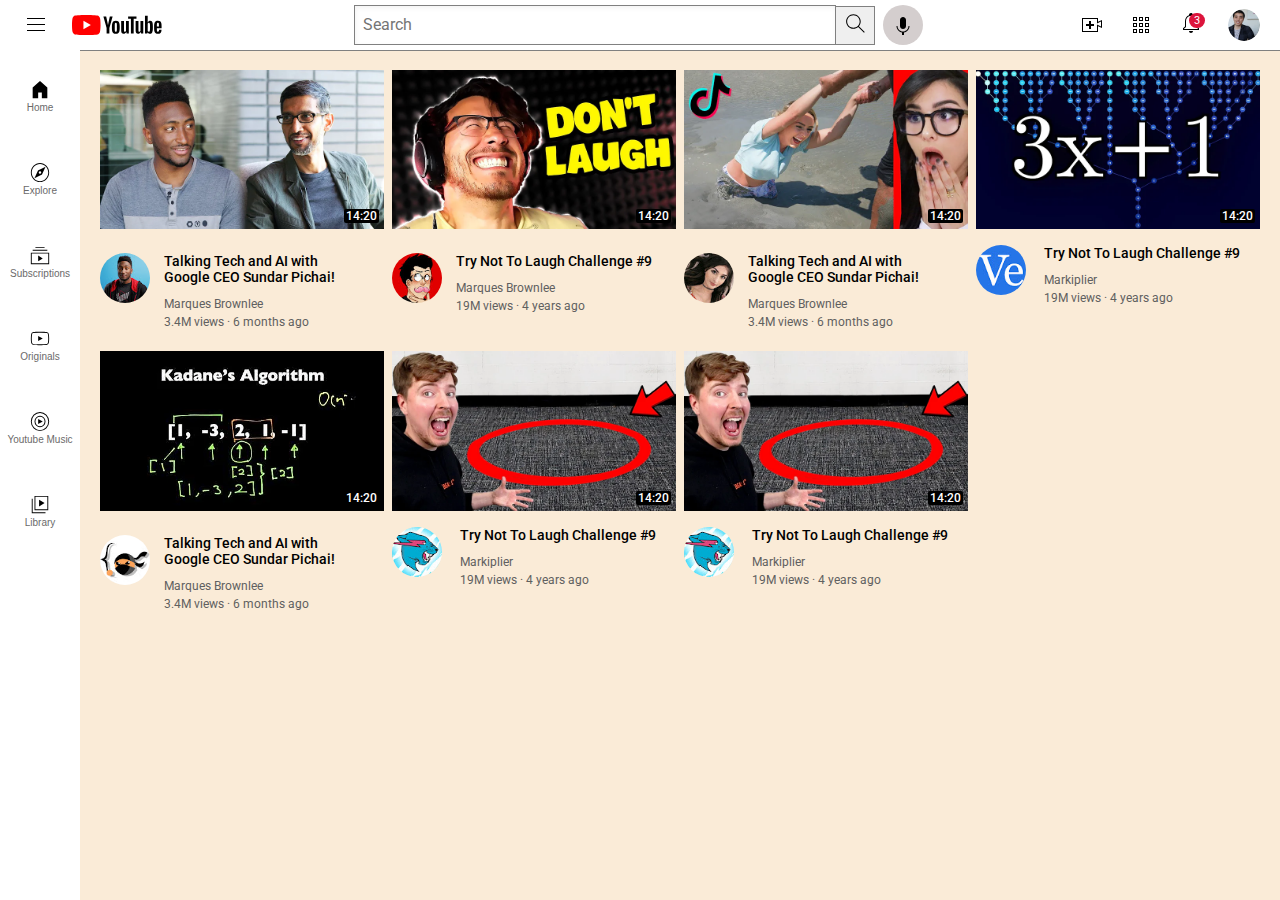
<file: index.html>
<!DOCTYPE html>
<html lang="en">
<head>
    <meta charset="UTF-8">
    <meta name="viewport" content="width=device-width, initial-scale=1.0">
    <title>Youtube.com Clone</title>

    <link rel="preconnect" href="https://fonts.googleapis.com">
    <link rel="preconnect" href="https://fonts.gstatic.com" crossorigin>
    <link href="https://fonts.googleapis.com/css2?family=Roboto:ital,wght@0,700;1,700&display=swap" rel="stylesheet">

    <link rel="stylesheet" href="styles/general.css">
    <link rel="stylesheet" href="styles/header.css">
    <link rel="stylesheet" href="styles/video.css">
    <link rel="stylesheet" href="styles/sidebar.css">
</head>
<body>
    <div class="header">
        <div class="left-section">
            <img class="hamburger-menu" src="icons/hamburger-menu.svg" alt="">
            <img class="youtube-logo" src="icons/youtube-logo.svg" alt="">
        </div>
        <div class="middle-section">
        <input class="search-bar" type="text"
        placeholder="Search">
        <button class="search-button">
            <img class="search-icon" src="icons/search.svg">
        </button>
        <button class="voice-search-button" >
         <img class="voice-search-icon" src="icons/voice-search-icon.svg">
        </button>
    </div>
    <div class="right-section">
        <img class="upload-icon" src="icons/upload.svg">
        <img class="youtube-apps-icon" src="icons/youtube-apps.svg" alt="">
        <div class="notifications-icon-container">
            <img class="notifications-icon" src="icons/notifications.svg" alt="">
            <div class="notifications-count">3</div>
        </div>
        <img class="current-user-picture" src="icons/my-channel.jpeg" alt="">
    </div>
    <div class="sidebar">
        <div class="sidebar-link">
            <img src="icons/home.svg" alt="">
            <p>Home</p>
        </div>
        <div class="sidebar-link">
            <img src="icons/explore.svg" alt="">
            <p>Explore</p>
        </div>
        <div class="sidebar-link">
            <img src="icons/subscriptions.svg" alt="">
            <p>Subscriptions</p>
        </div>
        <div class="sidebar-link">
            <img src="icons/originals.svg" alt="">
            <p>Originals</p>
        </div>
            <div class="sidebar-link">
                <img src="icons/youtube-music.svg" alt="">
                <p>Youtube Music</p>
        </div>
            <div class="sidebar-link">
                <img src="icons/library.svg" alt="">
                <p>Library</p>
        </div>
    </div>
   </div>

    <div class="video-grid">
    <div class="video-preview">
        <div class="thumbnail-row">
            <img class="thumbnail" src="thumbnails/thumbnail-1.webp" alt="thumbnail-1">
            <div class="video-time">14:20</div>
        </div>

        <div class="video-info-grid">
            
           <div class="channel-picture">
                 <img class="profile-picture" src="channel-pictures/channel-1.jpeg" alt="channel-pic">
           </div>
           <div class="video-info">
            <p class="video-title">
                Talking Tech and AI with Google CEO Sundar Pichai!
            </p>
            <p class="video-author">
                Marques Brownlee
            </p>
            <p class="video-stats">
            3.4M views &#183; 6 months ago
            </p>
           </div>
       </div> 

    </div>

<a href="https://youtube.com">

     <div class="video-preview"">
        <div class="thumbnail-row">
            <img class="thumbnail" src="thumbnails/thumbnail-2.webp" alt="thumbnail-1">
            <div class="video-time">14:20</div>
        </div>

        <div class="video-info-grid">
            
           <div class="channel-picture">
                 <img class="profile-picture" src="channel-pictures/channel-2.jpeg" alt="channel-pic">
           </div>
           <div class="video-info">
            <p class="video-title">
                Try Not To Laugh Challenge #9
            </p>
            <p class="video-author">
                Marques Brownlee
            </p>
            <p class="video-stats">
            19M views &#183 4 years ago
            </p>
           </div>
       </div> 

    </div>
</a>
    <div class="video-preview">
        <div class="thumbnail-row">
            <img class="thumbnail" src="thumbnails/thumbnail-3.webp" alt="thumbnail-1">
            <div class="video-time">14:20</div>
        </div>

        <div class="video-info-grid">
            
           <div class="channel-picture">
                 <img class="profile-picture" src="channel-pictures/channel-3.jpeg" alt="channel-pic">
           </div>
           <div class="video-info">
            <p class="video-title">
                Talking Tech and AI with Google CEO Sundar Pichai!
            </p>
            <p class="video-author">
                Marques Brownlee
            </p>
            <p class="video-stats">
            3.4M views &#183; 6 months ago
            </p>
           </div>
       </div> 

    </div>


    <div class="video-preview">
        <div class="thumbnail-row">
            <img class="thumbnail" src="thumbnails/thumbnail-4.webp" alt="thumbnail-1">
            <div class="video-time">14:20</div>
        </div>

        <div>
            
           <div class="channel-picture">
                 <img class="profile-picture" src="channel-pictures/channel-4.jpeg" alt="channel-pic">
           </div>

         <div class="video-info">
            <p class="video-title">              
                Try Not To Laugh Challenge #9
            </p>
            <p class="video-author">
                Markiplier
            </p>
            <p class="video-stats">
            19M views &#183 4 years ago
            </p>
           </div>
       </div> 

    </div>

    <div class="video-preview">
        <div class="thumbnail-row">
            <img class="thumbnail" src="thumbnails/thumbnail-5.webp" alt="thumbnail-1">
            <div class="video-time">14:20</div>
        </div>

        <div class="video-info-grid">
            
           <div class="channel-picture">
                 <img class="profile-picture" src="channel-pictures/channel-5.jpeg" alt="channel-pic">
           </div>
           <div class="video-info">
            <p class="video-title">
                Talking Tech and AI with Google CEO Sundar Pichai!
            </p>
            <p class="video-author">
                Marques Brownlee
            </p>
            <p class="video-stats">
            3.4M views &#183; 6 months ago
            </p>
           </div>
       </div> 

    </div>


<div class="video-preview">
        <div class="thumbnail-row">
            <img class="thumbnail" src="thumbnails/thumbnail-6.webp" alt="thumbnail-1">
            <div class="video-time">14:20</div>
        </div>

        <div>
            
           <div class="channel-picture">
                 <img class="profile-picture" src="channel-pictures/channel-6.jpeg" alt="channel-pic">
           </div>

         <div class="video-info">
            <p class="video-title">              
                Try Not To Laugh Challenge #9
            </p>
            <p class="video-author">
                Markiplier
            </p>
            <p class="video-stats">
            19M views &#183 4 years ago
            </p>
           </div>
        </div>
    </div>
<div class="video-preview">
        <div class="thumbnail-row">
            <img class="thumbnail" src="thumbnails/thumbnail-6.webp" alt="thumbnail-1">
            <div class="video-time">14:20</div>
        </div>

        <div>
            
           <div class="channel-picture">
                 <img class="profile-picture" src="channel-pictures/channel-6.jpeg" alt="channel-pic">
           </div>

         <div class="video-info">
            <p class="video-title">              
                Try Not To Laugh Challenge #9
            </p>
            <p class="video-author">
                Markiplier
            </p>
            <p class="video-stats">
            19M views &#183 4 years ago
            </p>
           </div>
        </div>
    </div>

    
    </div>
    

    

    
    
</body>

</html>
</file>
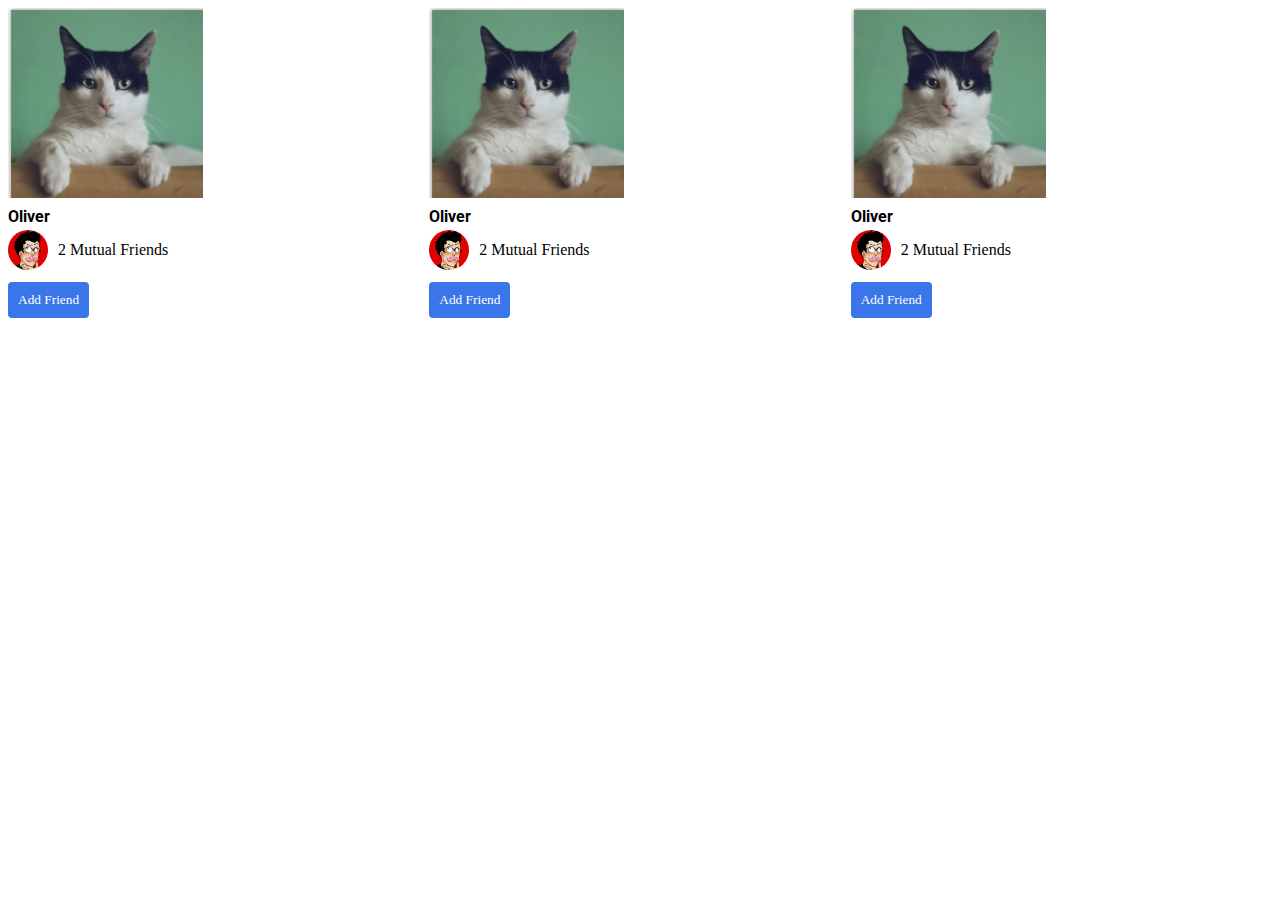
<file: exercise.html>
<!DOCTYPE html>
<html lang="en">
<head>
    <meta charset="UTF-8">
    <meta name="viewport" content="width=device-width, initial-scale=1.0">
    <title>Document</title>
    <link rel="preconnect" href="https://fonts.googleapis.com">
    <link rel="preconnect" href="https://fonts.gstatic.com" crossorigin>
    <link href="https://fonts.googleapis.com/css2?family=Roboto:ital,wght@0,700;1,700&display=swap" rel="stylesheet">


    <style>
        .grid{
            display: grid;
            grid-template-columns: 1fr 1fr 1fr;
        }

        .userName{
            margin-top: 5px;
            font-family: Roboto, Arial;
            font-weight: 700;
        }


        .user_pic img{
            margin-top: 4px;
            width: 40px;
            border-radius: 20px;
        }

        .user_pic{
            display: grid;
            grid-template-columns: 40px auto;
            align-items: center;
        }

        .butn_addfrnd{
            background-color: rgb(58, 118, 234);
            border: none;
            padding: 10px;
            color: white;
            font-family: verdana;
            border-radius: 4px;
            margin-top: 8px;
        }

        .mutual_friends{
            margin-left: 10px;
        }

    </style>
</head>
<body>
    <div class="grid">
        <div>
            <img src="exerices_pics/cat1.png" alt="cat1">
            <div class="userName">Oliver</div>
            <div class="user_pic">
            <div><img src="channel-pictures/channel-2.jpeg" alt=""></div>
            <div class="mutual_friends">2 Mutual Friends</div>
            </div>
            <button class="butn_addfrnd">Add Friend</button>
        </div>
        
        <div>
            <img src="exerices_pics/cat1.png" alt="cat1">
            <div class="userName">Oliver</div>
            <div class="user_pic">
            <div><img src="channel-pictures/channel-2.jpeg" alt=""></div>
            <div class="mutual_friends">2 Mutual Friends</div>
            </div>
            <button class="butn_addfrnd">Add Friend</button>
        </div>

        <div>
            <img src="exerices_pics/cat1.png" alt="cat1">
            <div class="userName">Oliver</div>
            <div class="user_pic">
            <div><img src="channel-pictures/channel-2.jpeg" alt=""></div>
            <div class="mutual_friends">2 Mutual Friends</div>
            </div>
            <button class="butn_addfrnd">Add Friend</button>
        </div>
    </div>
</body>
</html>
</file>
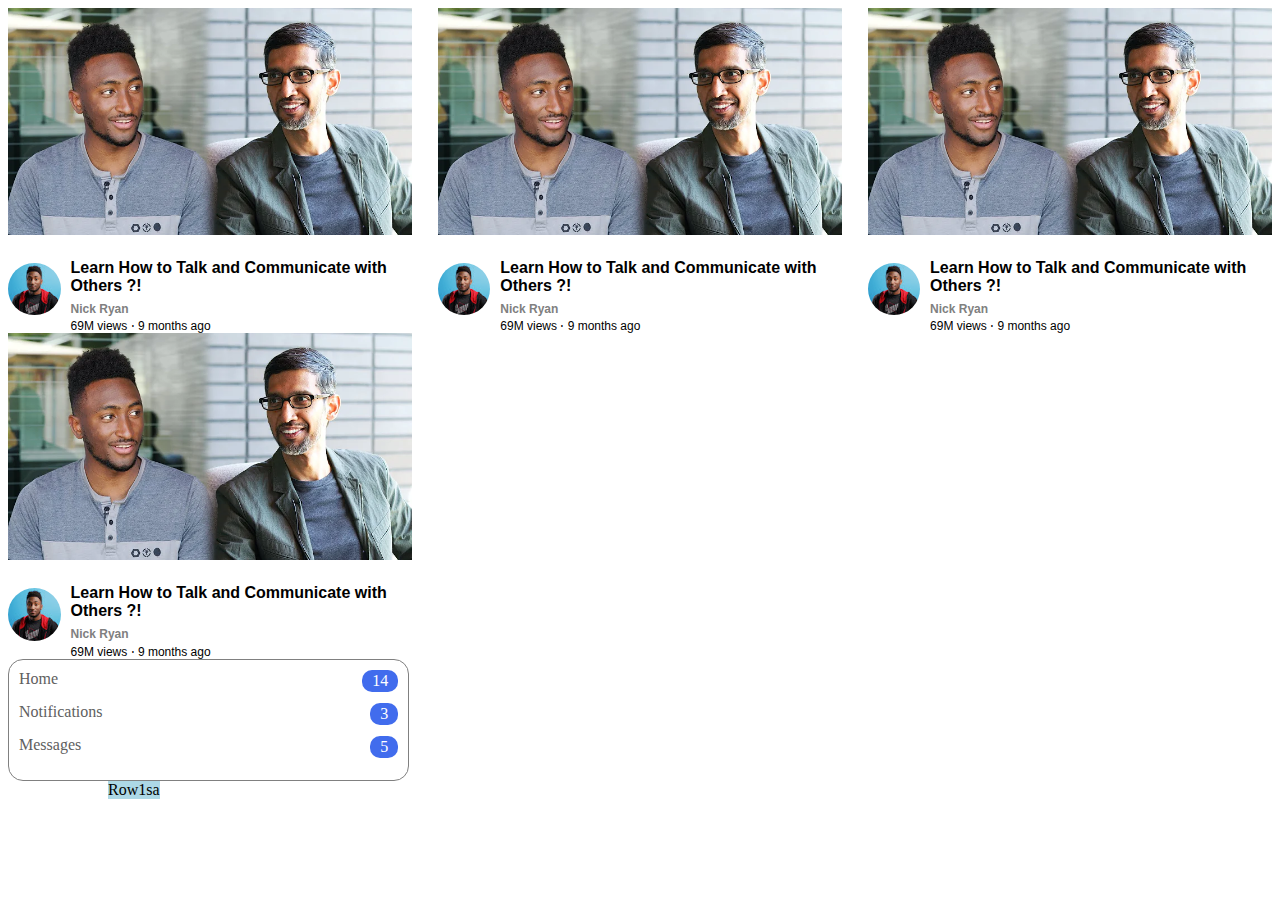
<file: flexbox.html>
<!DOCTYPE html>
<html lang="en">
<head>
    <meta charset="UTF-8">
    <meta name="viewport" content="width=device-width, initial-scale=1.0">
    <title>FlexBox Practice</title>
    <link rel="stylesheet" href="flexbox_css/video.css">

    <style>

    </style>
</head>
<body>
    
    <div class="grid">
        <!-- First Video -->
         <div class="Video-Overview">
        <!-- Uploaded Video -->
        <div class="Uploaded-Video">
            <img src="thumbnails/thumbnail-1.webp" alt="">
        </div>
        <!-- Uploader Details -->
        <div class="Uploader-Details">
            <!-- Inside Uploader Details -->

             <!-- 1st div - Uploader Picture -->
            <div class="Uploader-Picture">
                <img src="channel-pictures/channel-1.jpeg" alt="">
            </div>

            <div class="Video-Details">
            <!-- 2nd div - Video Title -->
            <div class="Video-Title">
                Learn How to Talk and Communicate with Others ?!
            </div>

            <!-- 3rd div - Uploader Name -->
            <div class="Uploader-Name">
                Nick Ryan
            </div>

            <!-- 4th div - Video Stats -->
            <div class="Video-Stats">
                69M views &#8901 9 months ago
            </div>
            <!-- End of Video Details -->
            </div>
            <!-- End of Uploader Details -->
        </div>
        <!-- End of Video Overview -->
    </div>  

        <!-- Second Video -->
        <div class="Video-Overview">
        <!-- Uploaded Video -->
        <div class="Uploaded-Video">
            <img src="thumbnails/thumbnail-1.webp" alt="">
        </div>
        <!-- Uploader Details -->
        <div class="Uploader-Details">
            <!-- Inside Uploader Details -->

             <!-- 1st div - Uploader Picture -->
            <div class="Uploader-Picture">
                <img src="channel-pictures/channel-1.jpeg" alt="">
            </div>

            <div class="Video-Details">
            <!-- 2nd div - Video Title -->
            <div class="Video-Title">
                Learn How to Talk and Communicate with Others ?!
            </div>

            <!-- 3rd div - Uploader Name -->
            <div class="Uploader-Name">
                Nick Ryan
            </div>

            <!-- 4th div - Video Stats -->
            <div class="Video-Stats">
                69M views &#8901 9 months ago
            </div>
            <!-- End of Video Details -->
            </div>
            <!-- End of Uploader Details -->
        </div>
        <!-- End of Video Overview -->
    </div>

    <!-- Second Video -->
        <div class="Video-Overview">
        <!-- Uploaded Video -->
        <div class="Uploaded-Video">
            <img src="thumbnails/thumbnail-1.webp" alt="">
        </div>
        <!-- Uploader Details -->
        <div class="Uploader-Details">
            <!-- Inside Uploader Details -->

             <!-- 1st div - Uploader Picture -->
            <div class="Uploader-Picture">
                <img src="channel-pictures/channel-1.jpeg" alt="">
            </div>

            <div class="Video-Details">
            <!-- 2nd div - Video Title -->
            <div class="Video-Title">
                Learn How to Talk and Communicate with Others ?!
            </div>

            <!-- 3rd div - Uploader Name -->
            <div class="Uploader-Name">
                Nick Ryan
            </div>

            <!-- 4th div - Video Stats -->
            <div class="Video-Stats">
                69M views &#8901 9 months ago
            </div>
            <!-- End of Video Details -->
            </div>
            <!-- End of Uploader Details -->
        </div>
        <!-- End of Video Overview -->
    </div>

    <!-- Second Video -->
        <div class="Video-Overview">
        <!-- Uploaded Video -->
        <div class="Uploaded-Video">
            <img src="thumbnails/thumbnail-1.webp" alt="">
        </div>
        <!-- Uploader Details -->
        <div class="Uploader-Details">
            <!-- Inside Uploader Details -->

             <!-- 1st div - Uploader Picture -->
            <div class="Uploader-Picture">
                <img src="channel-pictures/channel-1.jpeg" alt="">
            </div>

            <div class="Video-Details">
            <!-- 2nd div - Video Title -->
            <div class="Video-Title">
                Learn How to Talk and Communicate with Others ?!
            </div>

            <!-- 3rd div - Uploader Name -->
            <div class="Uploader-Name">
                Nick Ryan
            </div>

            <!-- 4th div - Video Stats -->
            <div class="Video-Stats">
                69M views &#8901 9 months ago
            </div>
            <!-- End of Video Details -->
            </div>
            <!-- End of Uploader Details -->
        </div>
        <!-- End of Video Overview -->
    </div>


        <!-- End of Grid class div -->
    </div>

    <div class="menu">
        <!-- Contents -->
        <div class="content">
        <div>Home</div>
        <div>Notifications</div>
        <div>Messages</div>
        </div>
        
        <div class="notice">

            <div id="Home">
                <p>14</p>
            </div>
            <div id="Notifications">
                <p>3</p>
            </div>
            <div id="Messages">
                <p>5</p>
            </div>
        </div>

    </div>

    <div class="flex2">
            <!-- 1st column -->
            <div class="column1">
            <div style="background-color: lightpink;"></div>
            <div style="background-color: lightpink;"></div>
            </div>

            <!-- 2nd column -->
             <div style="background-color: lightblue;">Row1</div>
            <div style="background-color: lightblue;">sa</div>

        <!-- end of flex 2 -->
    </div>

</body>
</html>
</file>
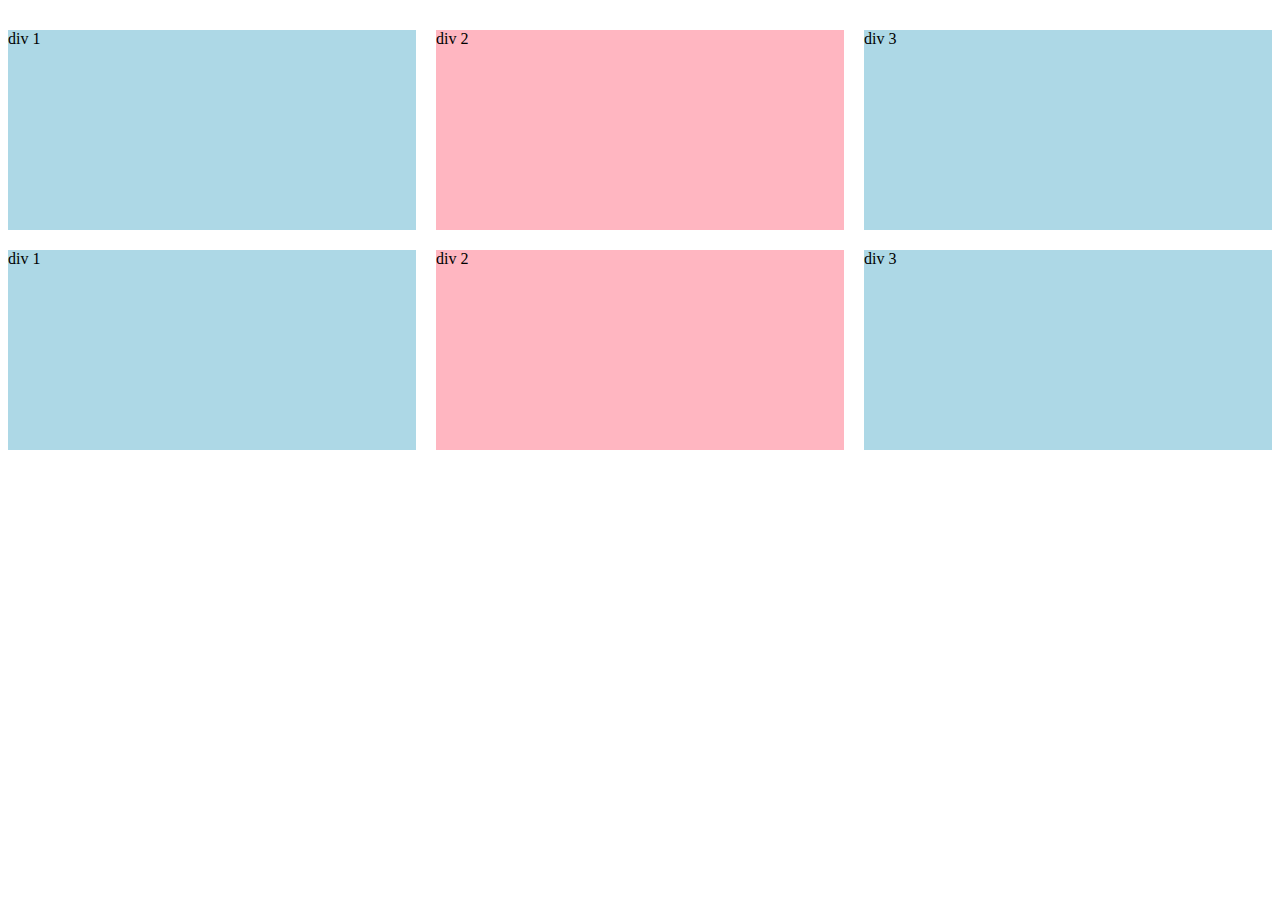
<file: grid.html>
<!DOCTYPE html>
<html lang="en">
<head>
    <meta charset="UTF-8">
    <meta name="viewport" content="width=device-width, initial-scale=1.0">
    <title>Grid Practice</title>

    <style>
        .grid-six div{
            height: 200px;
        }
    </style>
</head>
<body>

     <div class="grid-six" style="
     margin-top: 30px;
        display: grid;
        grid-template-columns: 1fr 1fr 1fr; 
        column-gap: 20px;
        row-gap: 20px;
        ">
        <div style="background-color: lightblue;">div 1</div>
        <div style="background-color: lightpink;">div 2 </div>
        <div style="background-color: lightblue;">div 3</div>
        <div style="background-color: lightblue;">div 1</div>
        <div style="background-color: lightpink;">div 2 </div>
        <div style="background-color: lightblue;">div 3</div>
    </div>
</body>
</html>
</file>
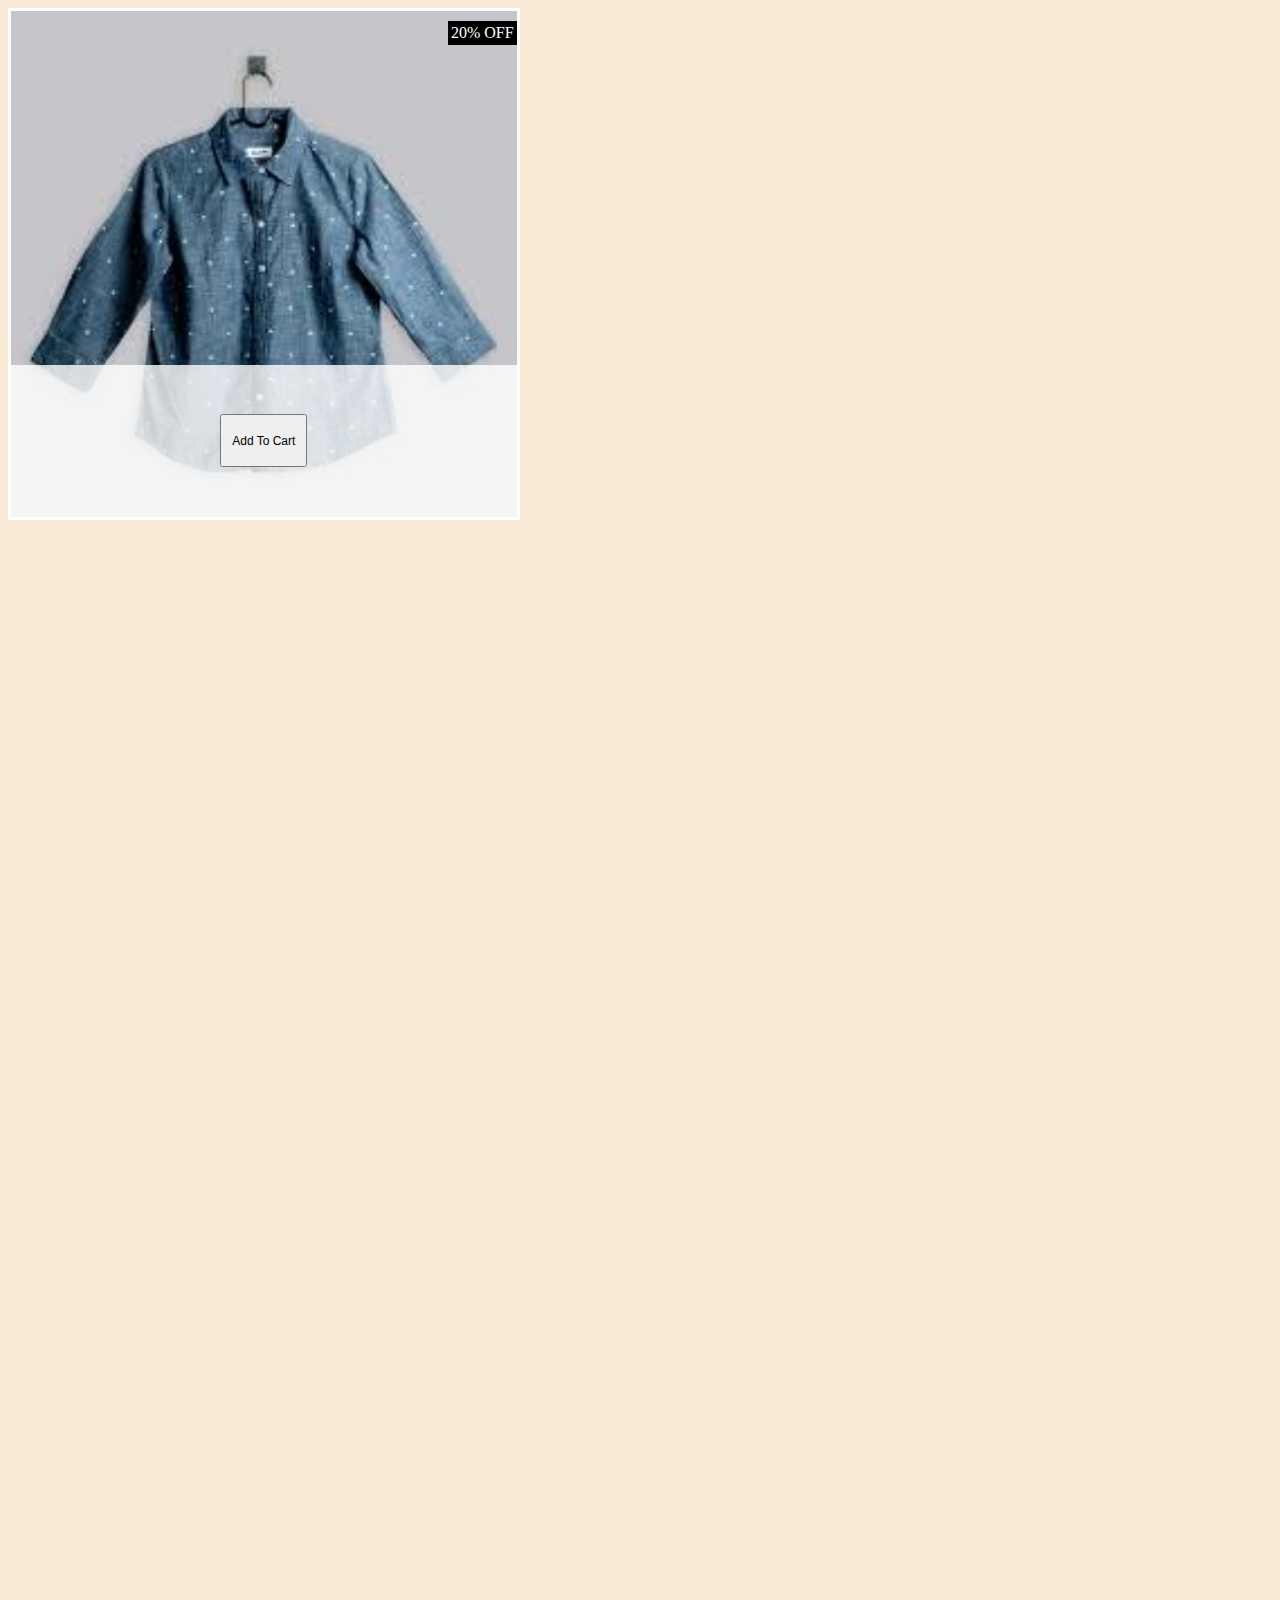
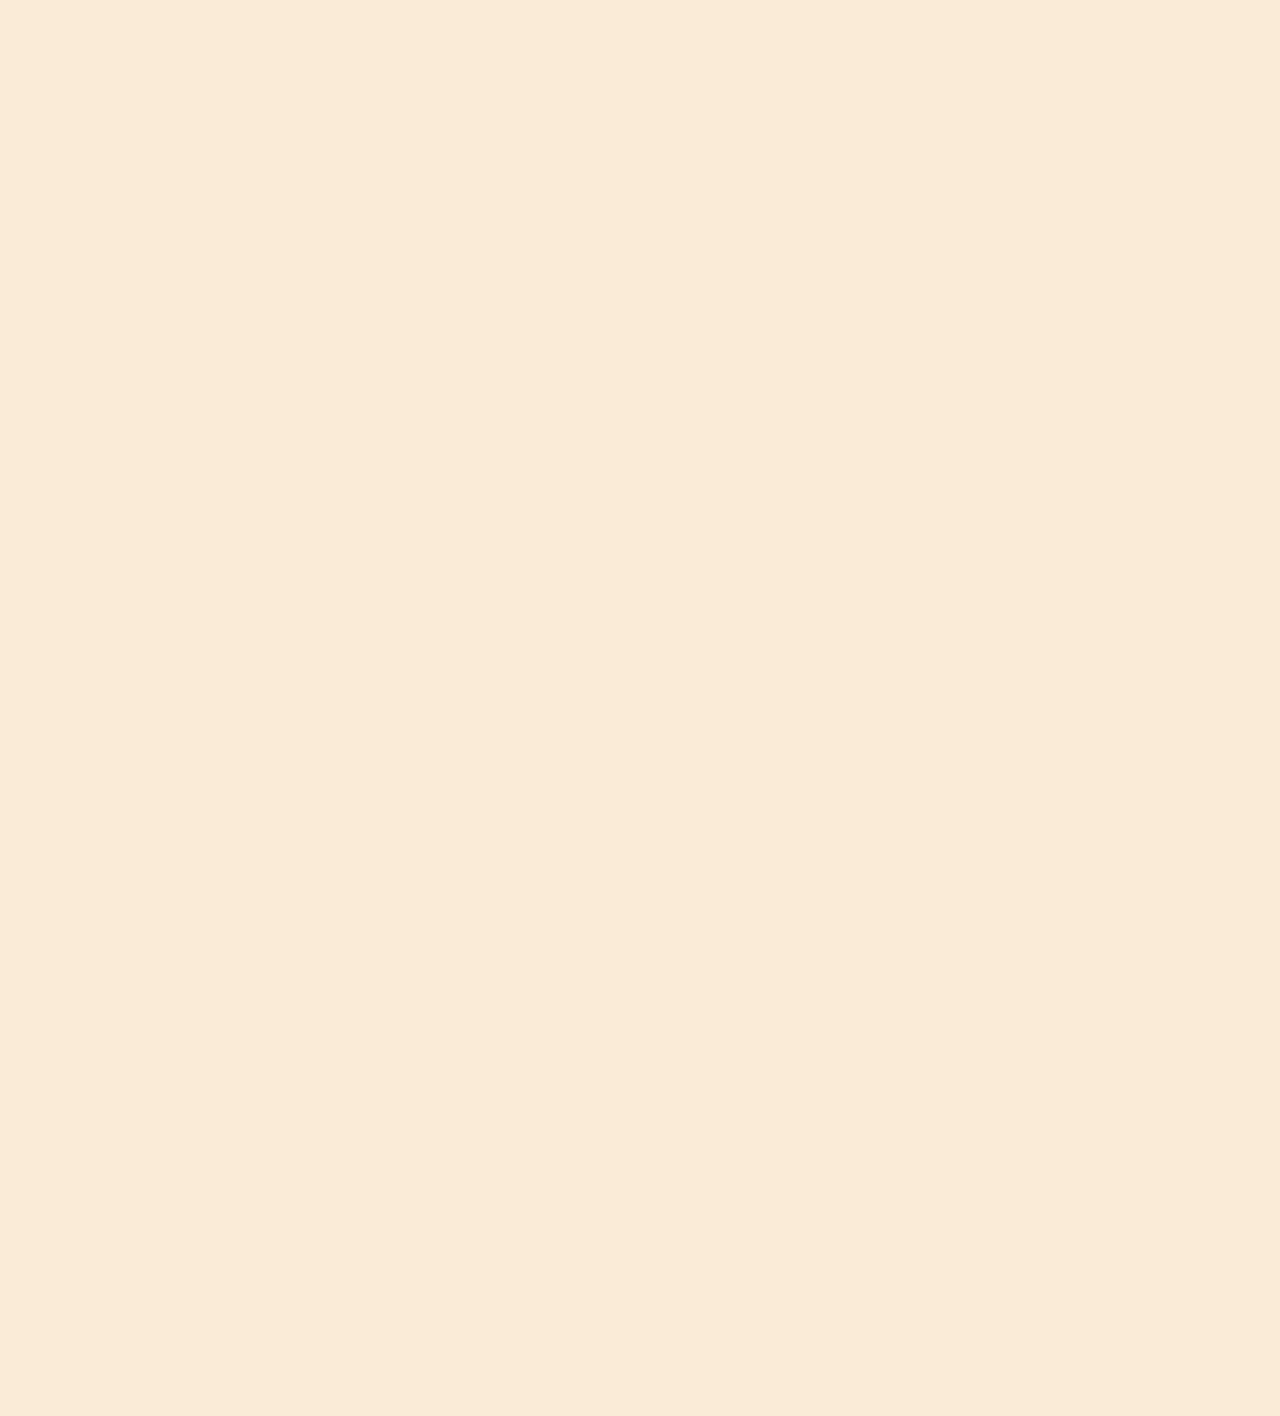
<file: position.html>
<!DOCTYPE html>
<html lang="en">
<head>
    <meta charset="UTF-8">
    <meta name="viewport" content="width=device-width, initial-scale=1.0">
    <title>Position Practice</title>
    <style>

        .canva{
            background-color: white;
            width: 40%;
            display: flex;
            padding: 3px;
        }

        .clothe{
            background-color: gray;
            display: flex;
            justify-content: center;
            align-items: center;
            position: relative;
            width: 100%;
        }

        .discount{
            background-color: black;
            color: white;
            padding: 3px;   
            position: absolute;
            top: 10px;
            right: 0;
        }

        .clothe img{
            width: 100%;
        }

        .addTocart{
            background-color: rgb(255, 255, 255, 0.8);
            height: 30%;
            width: 100%;
            position: absolute;
            bottom: 0;
            display: flex;
            justify-content: center;
            align-items: center;
        }

        .addTocart button{
            height: 35%;
            padding: 4px 10px;
            font-size: 12px;
        }
        
    </style>
</head>
<body style="height: 3000px; background-color: antiquewhite;
">

    <div class="canva">
        <div class="clothe">
            <img src="exerices_pics/clother_blue.jpg" alt="">
            <div class="discount">20% OFF</div>
            <div class="addTocart">
                <button>Add To Cart</button>
            </div>
        </div>
    </div>
   
   
</body>
</html>
</file>
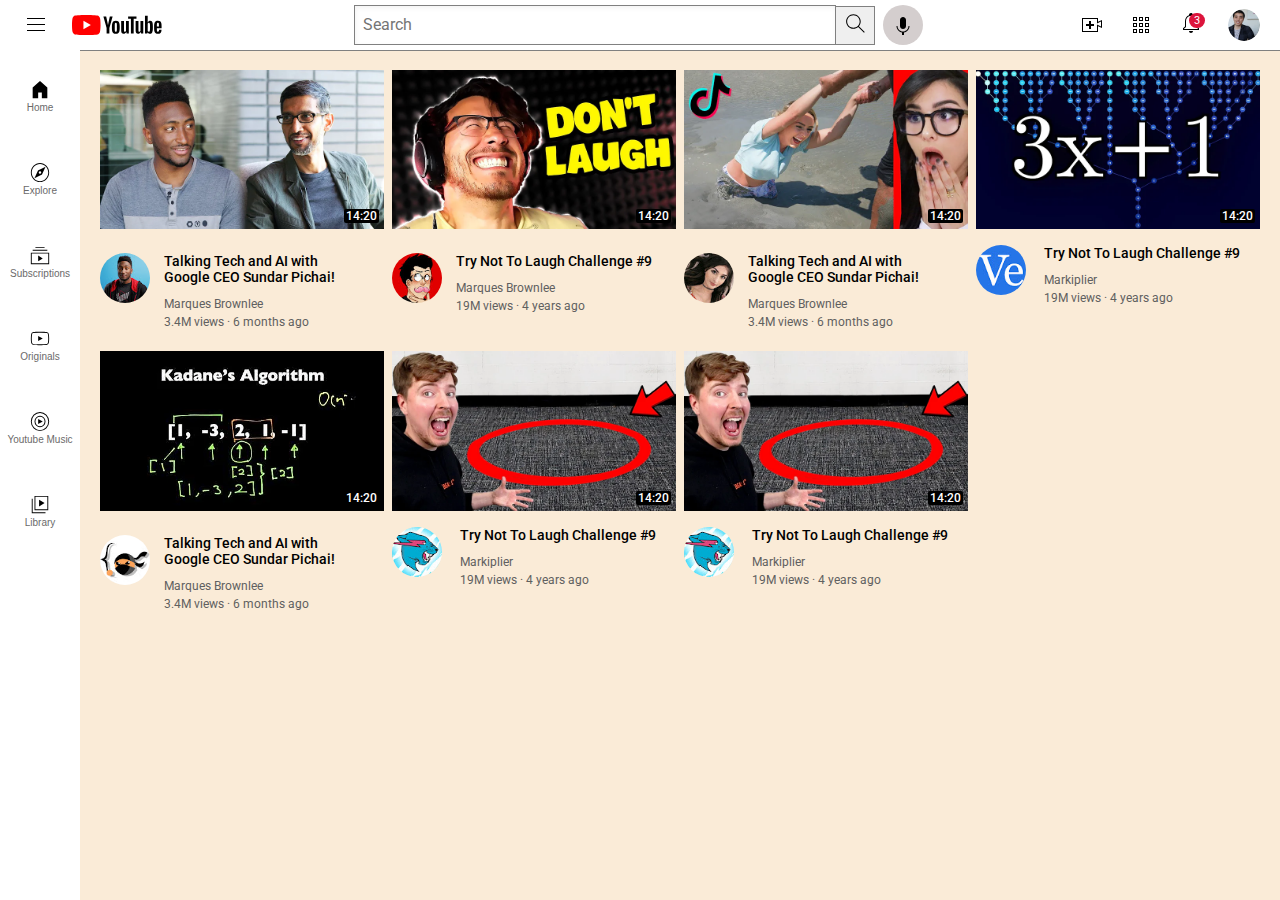
<file: youtube.html>
<!DOCTYPE html>
<html lang="en">
<head>
    <meta charset="UTF-8">
    <meta name="viewport" content="width=device-width, initial-scale=1.0">
    <title>Youtube.com Clone</title>

    <link rel="preconnect" href="https://fonts.googleapis.com">
    <link rel="preconnect" href="https://fonts.gstatic.com" crossorigin>
    <link href="https://fonts.googleapis.com/css2?family=Roboto:ital,wght@0,700;1,700&display=swap" rel="stylesheet">

    <link rel="stylesheet" href="styles/general.css">
    <link rel="stylesheet" href="styles/header.css">
    <link rel="stylesheet" href="styles/video.css">
    <link rel="stylesheet" href="styles/sidebar.css">
</head>
<body>
    <div class="header">
        <div class="left-section">
            <img class="hamburger-menu" src="icons/hamburger-menu.svg" alt="">
            <img class="youtube-logo" src="icons/youtube-logo.svg" alt="">
        </div>
        <div class="middle-section">
        <input class="search-bar" type="text"
        placeholder="Search">
        <button class="search-button">
            <img class="search-icon" src="icons/search.svg">
        </button>
        <button class="voice-search-button" >
         <img class="voice-search-icon" src="icons/voice-search-icon.svg">
        </button>
    </div>
    <div class="right-section">
        <img class="upload-icon" src="icons/upload.svg">
        <img class="youtube-apps-icon" src="icons/youtube-apps.svg" alt="">
        <div class="notifications-icon-container">
            <img class="notifications-icon" src="icons/notifications.svg" alt="">
            <div class="notifications-count">3</div>
        </div>
        <img class="current-user-picture" src="icons/my-channel.jpeg" alt="">
    </div>
    <div class="sidebar">
        <div class="sidebar-link">
            <img src="icons/home.svg" alt="">
            <p>Home</p>
        </div>
        <div class="sidebar-link">
            <img src="icons/explore.svg" alt="">
            <p>Explore</p>
        </div>
        <div class="sidebar-link">
            <img src="icons/subscriptions.svg" alt="">
            <p>Subscriptions</p>
        </div>
        <div class="sidebar-link">
            <img src="icons/originals.svg" alt="">
            <p>Originals</p>
        </div>
            <div class="sidebar-link">
                <img src="icons/youtube-music.svg" alt="">
                <p>Youtube Music</p>
        </div>
            <div class="sidebar-link">
                <img src="icons/library.svg" alt="">
                <p>Library</p>
        </div>
    </div>
   </div>

    <div class="video-grid">
    <div class="video-preview">
        <div class="thumbnail-row">
            <img class="thumbnail" src="thumbnails/thumbnail-1.webp" alt="thumbnail-1">
            <div class="video-time">14:20</div>
        </div>

        <div class="video-info-grid">
            
           <div class="channel-picture">
                 <img class="profile-picture" src="channel-pictures/channel-1.jpeg" alt="channel-pic">
           </div>
           <div class="video-info">
            <p class="video-title">
                Talking Tech and AI with Google CEO Sundar Pichai!
            </p>
            <p class="video-author">
                Marques Brownlee
            </p>
            <p class="video-stats">
            3.4M views &#183; 6 months ago
            </p>
           </div>
       </div> 

    </div>

<a href="https://youtube.com">

     <div class="video-preview"">
        <div class="thumbnail-row">
            <img class="thumbnail" src="thumbnails/thumbnail-2.webp" alt="thumbnail-1">
            <div class="video-time">14:20</div>
        </div>

        <div class="video-info-grid">
            
           <div class="channel-picture">
                 <img class="profile-picture" src="channel-pictures/channel-2.jpeg" alt="channel-pic">
           </div>
           <div class="video-info">
            <p class="video-title">
                Try Not To Laugh Challenge #9
            </p>
            <p class="video-author">
                Marques Brownlee
            </p>
            <p class="video-stats">
            19M views &#183 4 years ago
            </p>
           </div>
       </div> 

    </div>
</a>
    <div class="video-preview">
        <div class="thumbnail-row">
            <img class="thumbnail" src="thumbnails/thumbnail-3.webp" alt="thumbnail-1">
            <div class="video-time">14:20</div>
        </div>

        <div class="video-info-grid">
            
           <div class="channel-picture">
                 <img class="profile-picture" src="channel-pictures/channel-3.jpeg" alt="channel-pic">
           </div>
           <div class="video-info">
            <p class="video-title">
                Talking Tech and AI with Google CEO Sundar Pichai!
            </p>
            <p class="video-author">
                Marques Brownlee
            </p>
            <p class="video-stats">
            3.4M views &#183; 6 months ago
            </p>
           </div>
       </div> 

    </div>


    <div class="video-preview">
        <div class="thumbnail-row">
            <img class="thumbnail" src="thumbnails/thumbnail-4.webp" alt="thumbnail-1">
            <div class="video-time">14:20</div>
        </div>

        <div>
            
           <div class="channel-picture">
                 <img class="profile-picture" src="channel-pictures/channel-4.jpeg" alt="channel-pic">
           </div>

         <div class="video-info">
            <p class="video-title">              
                Try Not To Laugh Challenge #9
            </p>
            <p class="video-author">
                Markiplier
            </p>
            <p class="video-stats">
            19M views &#183 4 years ago
            </p>
           </div>
       </div> 

    </div>

    <div class="video-preview">
        <div class="thumbnail-row">
            <img class="thumbnail" src="thumbnails/thumbnail-5.webp" alt="thumbnail-1">
            <div class="video-time">14:20</div>
        </div>

        <div class="video-info-grid">
            
           <div class="channel-picture">
                 <img class="profile-picture" src="channel-pictures/channel-5.jpeg" alt="channel-pic">
           </div>
           <div class="video-info">
            <p class="video-title">
                Talking Tech and AI with Google CEO Sundar Pichai!
            </p>
            <p class="video-author">
                Marques Brownlee
            </p>
            <p class="video-stats">
            3.4M views &#183; 6 months ago
            </p>
           </div>
       </div> 

    </div>


<div class="video-preview">
        <div class="thumbnail-row">
            <img class="thumbnail" src="thumbnails/thumbnail-6.webp" alt="thumbnail-1">
            <div class="video-time">14:20</div>
        </div>

        <div>
            
           <div class="channel-picture">
                 <img class="profile-picture" src="channel-pictures/channel-6.jpeg" alt="channel-pic">
           </div>

         <div class="video-info">
            <p class="video-title">              
                Try Not To Laugh Challenge #9
            </p>
            <p class="video-author">
                Markiplier
            </p>
            <p class="video-stats">
            19M views &#183 4 years ago
            </p>
           </div>
        </div>
    </div>
<div class="video-preview">
        <div class="thumbnail-row">
            <img class="thumbnail" src="thumbnails/thumbnail-6.webp" alt="thumbnail-1">
            <div class="video-time">14:20</div>
        </div>

        <div>
            
           <div class="channel-picture">
                 <img class="profile-picture" src="channel-pictures/channel-6.jpeg" alt="channel-pic">
           </div>

         <div class="video-info">
            <p class="video-title">              
                Try Not To Laugh Challenge #9
            </p>
            <p class="video-author">
                Markiplier
            </p>
            <p class="video-stats">
            19M views &#183 4 years ago
            </p>
           </div>
        </div>
    </div>

    
    </div>
    

    

    
    
</body>
</html>
</file>
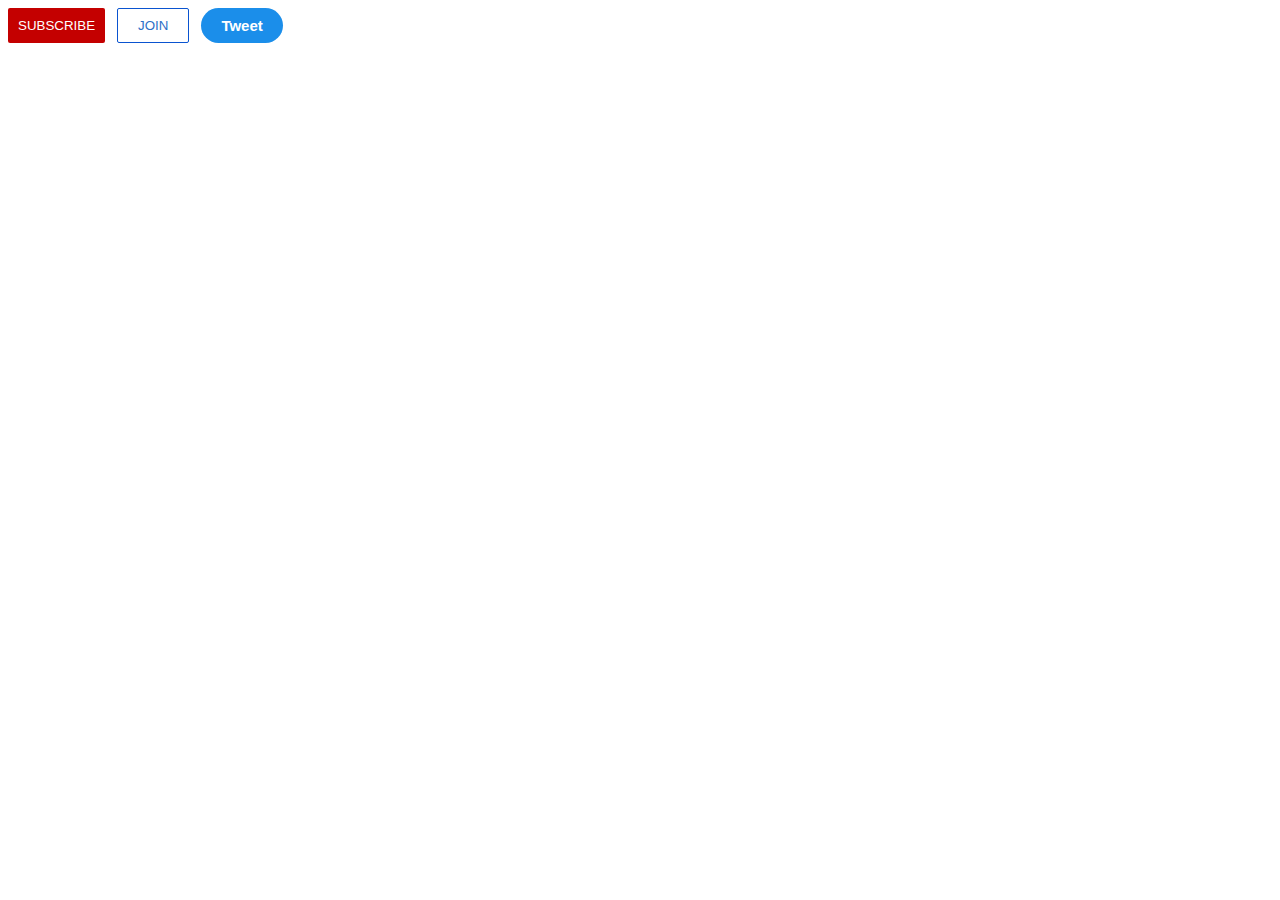
<file: intro-to-html/button.html>
<!DOCTYPE html>
<html lang="en">
<head>
    <meta charset="UTF-8">
    <meta name="viewport" content="width=device-width, initial-scale=1.0">
    <title>Buttons Practice</title>
    <link rel="stylesheet" href="styles/buttons.css">
</head>
<body>

<button class="subscribe-button">
    SUBSCRIBE
</button>

<button class="join-button">
    JOIN
</button>

<button class="tweet-button">
    Tweet
</button>

</body>
</html>
</file>
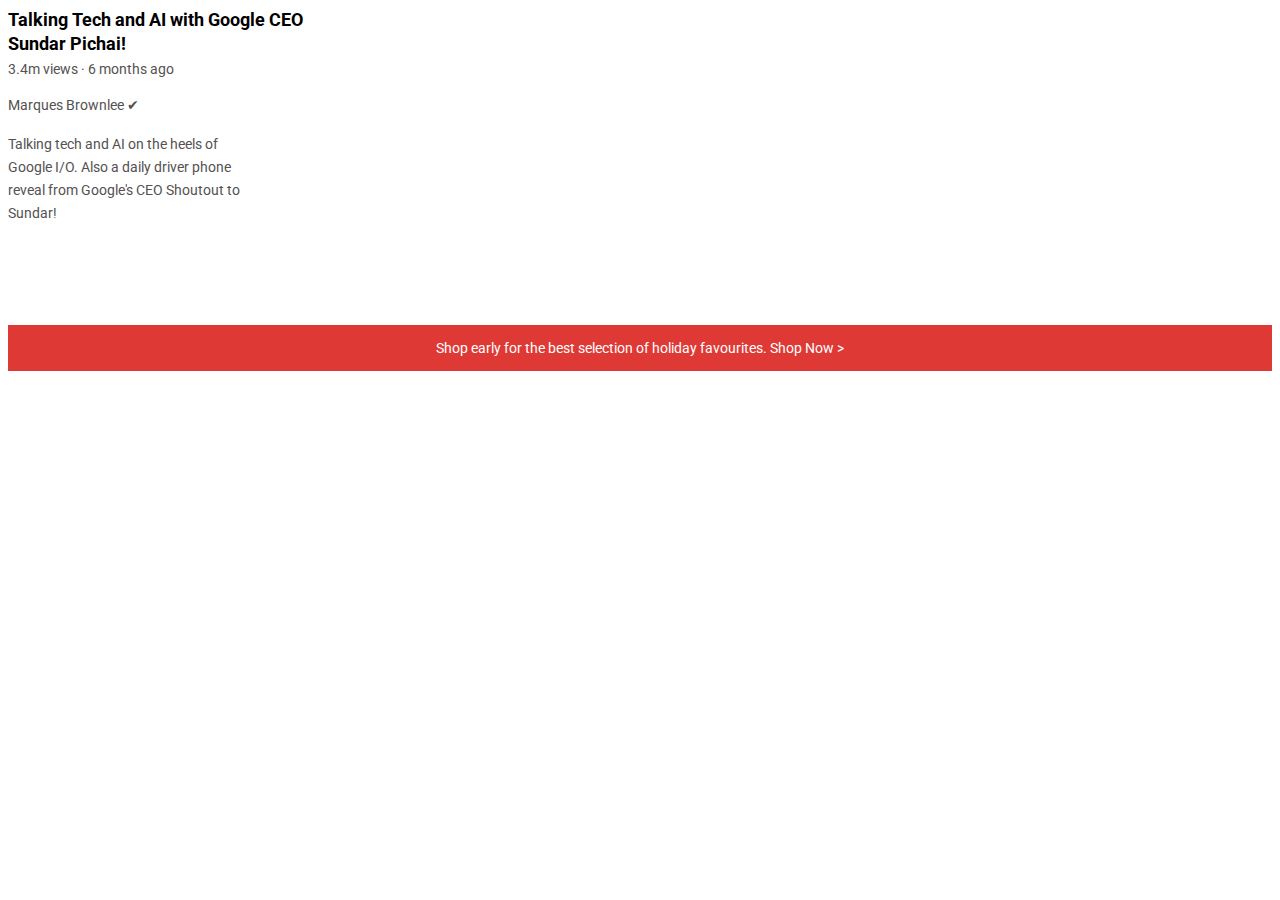
<file: intro-to-html/text.html>
<!DOCTYPE html>
<html lang="en">
<head>
    <meta charset="UTF-8">
    <meta name="viewport" content="width=device-width, initial-scale=1.0">
    <title>Text Practice</title>
    <link rel="preconnect" href="https://fonts.googleapis.com">
    <link rel="preconnect" href="https://fonts.gstatic.com" crossorigin>
    <link href="https://fonts.googleapis.com/css2?family=Roboto:ital,wght@0,700;1,700&display=swap" rel="stylesheet">

    <link rel="stylesheet" href="styles/text.css">
</head>
<body>

<p class="video-title">
    Talking Tech and AI with Google CEO Sundar Pichai!
</p>

<p class="video-stats">
    3.4m views &#183; 6 months ago
</p>

<p class="video-author">
    Marques Brownlee &#10004;
</p>

<p class="video-description">
    Talking tech and AI on the heels of Google
    I/O. Also a daily driver phone reveal from
    Google's CEO Shoutout to Sundar!
</p>

<p class="apple-text">
    Shop early for the best selection of holiday
    favourites. <span>Shop Now &#62;</span>
</p>
    
</body>
</html>
</file>
<file: styles/general.css>
p{  
        font-family: Roboto, Arial;
        margin-top: 0;
        margin-bottom: 0;
    }
    

body{
    margin: 0;
    padding: 0;
    background-color: antiquewhite;
}
</file>
<file: styles/header.css>
.header {
    height: 50px;
    display: flex;
    left: 0;
    padding: 0;
    flex-direction: row;
   width: 100%;
   position: fixed;
   background-color: white;
   border-bottom: 1px solid gray;
    z-index: 100;
}

.left-section{
    display: flex;
    align-items: center;
    padding: 0;
    border: none;
}

.middle-section{
    border-color: rgb(111, 104, 110);
    flex: 1;
    justify-content: center;
    margin-left: 70px;
    margin-right: 35px;
    display: flex;
    align-items: center;
}

.search-bar{
    flex: 1;
    height: 36px;
    padding-left: 8px;
    font-size: 16px;
    border: 1px solid gray;
    max-width: 470px;
    box-shadow: inset 1px 2px 5px rgba(0, 0, 0, 0.05);
    width: 0;
}

.search-bar::placeholder {
    font-family: Roboto, Arial;
    font-size: 16px;
}

.search-button{
    width: 40px;
    height: 39px;
    border: 1px solid gray;
    margin-left: -1px;
    margin-right: 8px;
}

.search-icon{
    height: 25px;
}

.voice-search-button{
    height: 40px;
    width: 40px;
    border-radius: 30px;
    border: none;
    background-color: rgb(212, 206, 206);
}

.voice-search-icon{
    height: 24px;
    margin-top: 4px;
}

.right-section {
    width: 180px;
    margin-right: 20px;
    display: flex;
    align-items: center;
    justify-content: space-between;
    right: 20px;
}

.upload-icon{
    height: 24px;
}

.youtube-apps-icon{
    height: 24px;
}

.notifications-icon{
    height: 24px;
}

.notifications-icon-container{
    position: relative;
}

.notifications-count{
    position: absolute;
    top: 2px;
    right: -2px;
    background-color: crimson;
    color: white;
    font-family: Roboto, Arial;
    font-size: 11px;
    padding: 1px 5px;
    border-radius: 10px;
}

.current-user-picture{
    height: 32px;
    border-radius: 16px;
}

.hamburger-menu{
    height: 24px;
    margin-right: 24px;
    margin-left: 24px;
}

.youtube-logo{
    height: 20px;
}
</file>
<file: styles/video.css>
.thumbnail{
        width: 100%;
    }

    .video-author, .video-stats{
        display: block;
    }

    .video-title{
        margin-top: 0;
        font-size: 14px;
        font-weight: 500;
        margin-bottom: 12px;
        width: 100%;
    }

    .video-info-grid{
        display: grid;
        grid-template-columns: 50px 1fr;
               margin-top: 20px;
    }

    .channel-picture{
        display: inline-block;
        width: 50px;
        vertical-align: top;
    }

    .video-info{
        display: inline-block;
        width: 200px;
        margin-left: 14px;
    }

    a{
        text-decoration: none;
        color: black;
    }

    .profile-picture{
        width: 100%;
        border-radius: 40px;
    }

    .thumbnail-row{
        margin-bottom: 12px;
        position: relative;
    }

    .thumbnail-row{
        margin-bottom: 12px;
        position: relative;
    }

    .video-author,
    .video-stats{
        font-size: 12px;
        color: rgb(96, 96, 96);
    }

    .video-author{
        margin-bottom: 4px;
    }


.video-grid{
    display: grid;
    padding: 20px;
    position: absolute;
    grid-template-columns: 1fr 1fr;
    column-gap: 8px;
    row-gap: 22px;
    margin-top: 50px;
    margin-left: 80px;
}

.video-preview{
    cursor: pointer;
}

@media only screen and (max-width: 700px) 
    {
    .video-grid{
    display: grid;
    grid-template-columns: 1fr 1fr;
    column-gap: 8px;

}
    }

@media only screen and (min-width: 800px) 
    {
    .video-grid{
    display: grid;
    grid-template-columns: 1fr 1fr 1fr;
    column-gap: 8px;

}
    }

    
@media only screen and (min-width: 1100px) 
    {
    .video-grid{
    display: grid;
    grid-template-columns: 1fr 1fr 1fr 1fr;
    column-gap: 8px;
}
    }

    .video-time{
        font-family: Roboto, Arial;
        font-size: 12px;
        font-weight: 500;
        padding-left: 2px;
        padding-right: 2px;
        background-color: black;
        color: white;
        position: absolute;
        bottom: 10px; 
        border-radius: 2px;
        right: 5px;
    }
</file>
<file: styles/sidebar.css>
.sidebar{
    position: fixed;
    left: 0;
    bottom: 0;
    top: 50px;
    background-color: white;
    width: 80px;
}

.sidebar-link{
    height: 75px;
    width: 100%;
    margin-top: 10%;
    display: flex;
    justify-content: center;
    align-items: center;
    flex-direction: column;
    cursor: pointer;
}

.sidebar-link p{
    font-size: 10px;
    color: rgb(107, 106, 106);
    font-family: Arial;
    margin-top: 1px;
}

.sidebar img{
    height: 30%;
}

.sidebar-link:hover {
    background-color: rgb(231, 228, 228)
}
</file>
<file: flexbox_css/video.css>
.grid {
            display: grid;
            grid-template-columns: 1fr 1fr 1fr;
            column-gap: 2%;
        }
        
        .Video-Overview{
            display: inline-block;
        }

        .Uploaded-Video img{
            width: 100%;
        }

        .Uploader-Details{
            width: 400px;
            display: flex;
            margin-top: 5%;
        }

        .Uploader-Picture img{
            border-radius: 50px;
            width: 90%;
            margin-top: 6%;
        }
        
        .Video-Details{
            display: grid;
            margin-left: 1%;
            grid-template-columns: 1fr;
        }

        .Video-Title{
            font-family: arial;
            font-weight: 600;
            font-size: 16px;
        }

        .Uploader-Name{
            color: gray;
            font-family: arial;
            font-size: 12px;
            font-weight: 600;
            margin-top: 2%;
        }

        .Video-Stats{
            font-family: arial;
            font-size: 12px;
            margin-top: 1%;
        }

        .menu {
            width: 30%;
            height: 100px;
            border-radius: 15px;
            border: 1px solid gray;
            padding: 10px;
            display: flex;
            justify-content: space-between;
        }

        .content{
            display: grid;
            grid-template-columns: 100px;
        }

        .content div{
            font-family: verdana;
            color: rgb(96, 96, 96);
        }

        .notice{
            display: grid;
            grid-template-columns: 100px;
            text-align: end;
            row-gap: 0;
        }
        
        .notice p{
            margin: 0;
            padding: 2px 10px;
            border-radius: 10px;
            color: white;
            font-family: verdana;
        }

        .notice #Home p{
            display: inline-block;
            background-color: rgb(65, 108, 237);
        }

        .notice #Notifications p{
            display: inline-block;
            background-color: rgb(65, 108, 237);
        }

        .notice #Messages p{
            display: inline-block;
            background-color: rgb(65, 108, 237);
        }

        .flex2{
            display: flex;
            
        }

        .column1 div{
            width: 100px;
        }
</file>
<file: intro-to-html/styles/buttons.css>
.subscribe-button {
        background-color: rgb(196, 0, 0);
        color: white;
        border: none;
        padding: 10px 10px;
        border-radius: 2px;
        cursor: pointer;
        margin-right: 8px;
        transition: opacity .20s;
        vertical-align: top;
    }

    .subscribe-button:hover {
        opacity: 75%;
    }

    .subscribe-button:active {
        opacity: 50%;
    }

    .join-button{
        background-color: white;
        border-color: rgb(10, 84, 208);
        border-style: solid;
        border-width: 1px;
        color: rgb(45, 112, 199);
        padding: 9px 20px;
        border-radius: 2px;
        cursor: pointer;
        transition: background-color .15s, color .15s;
        vertical-align: top;
    }

    .join-button:hover {
        background-color: rgb(45, 112, 199);;
        color: white;
    }

    .join-button:active {
        opacity: 70%;
    }

    .tweet-button{
        background-color: rgb(27, 142, 234);
        color: white;
        border-style: none;
        padding: 9px 20px;
        border-radius: 18px;
        font-weight: bold;
        font-size: 15px;
        cursor: pointer;
        margin-left: 8px;
        transition: box-shadow 0.15s;
        vertical-align: top;
    }

    .tweet-button:hover{
        box-shadow: 5px 5px 10px rgba(77, 73, 73, 0.15);
    }
</file>
<file: intro-to-html/styles/text.css>
p {
       font-family: Roboto; 
       margin-top: 0;
       margin-bottom: 0;
    }

    .video-title{
        font-size: 18px;
        font-weight: bold;
        width: 300px;
        line-height: 24px;
    }

    .video-stats{
        font-size: 14px;
        color: rgb(85, 81, 81);
        margin-top: 5px;
        margin-bottom: 20px;
    }

    .video-author{
        color: rgb(85, 81, 81);
        font-size: 14px;
        margin-bottom: 20px;
    }

    .video-description{
        color: rgb(85, 81, 81);
        font-size: 14px;
        width: 250px;
        line-height: 23px;
        margin-bottom: 100px;
    }

    .apple-text{
        margin-bottom: 50px;
        font-size: 14px;
        color: white;
        background-color: rgb(223, 57, 54);
        padding: 15px 0;
        text-align: center;
    }

    .apple-text span:hover{
        cursor: pointer;
    }

    .apple-text span:hover{
        text-decoration: underline;
    }
</file>
